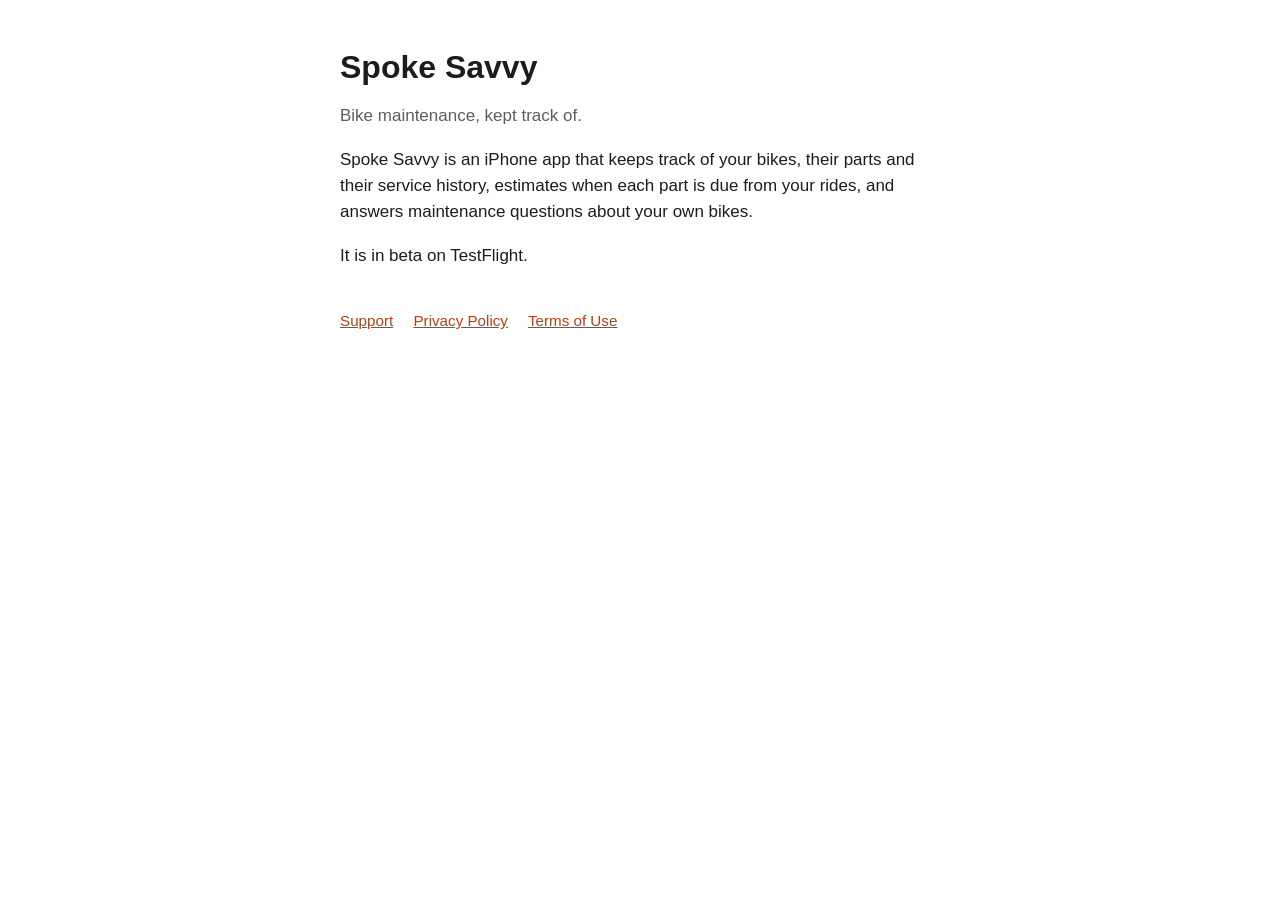
<file: index.html>
<!doctype html>
<html lang="en">
<head>
  <meta charset="utf-8">
  <meta name="viewport" content="width=device-width, initial-scale=1">
  <title>Spoke Savvy</title>
  <meta name="description" content="Spoke Savvy keeps track of your bikes, their parts and when they need service.">
  <link rel="stylesheet" href="/style.css">
</head>
<body>
  <main>
    <h1>Spoke Savvy</h1>
    <p class="muted">Bike maintenance, kept track of.</p>
    <p>Spoke Savvy is an iPhone app that keeps track of your bikes, their parts and their service history, estimates when each part is due from your rides, and answers maintenance questions about your own bikes.</p>
    <p>It is in beta on TestFlight.</p>
    <nav>
      <a href="/support/">Support</a>
      <a href="/privacy/">Privacy Policy</a>
      <a href="/terms/">Terms of Use</a>
    </nav>
  </main>
</body>
</html>
</file>
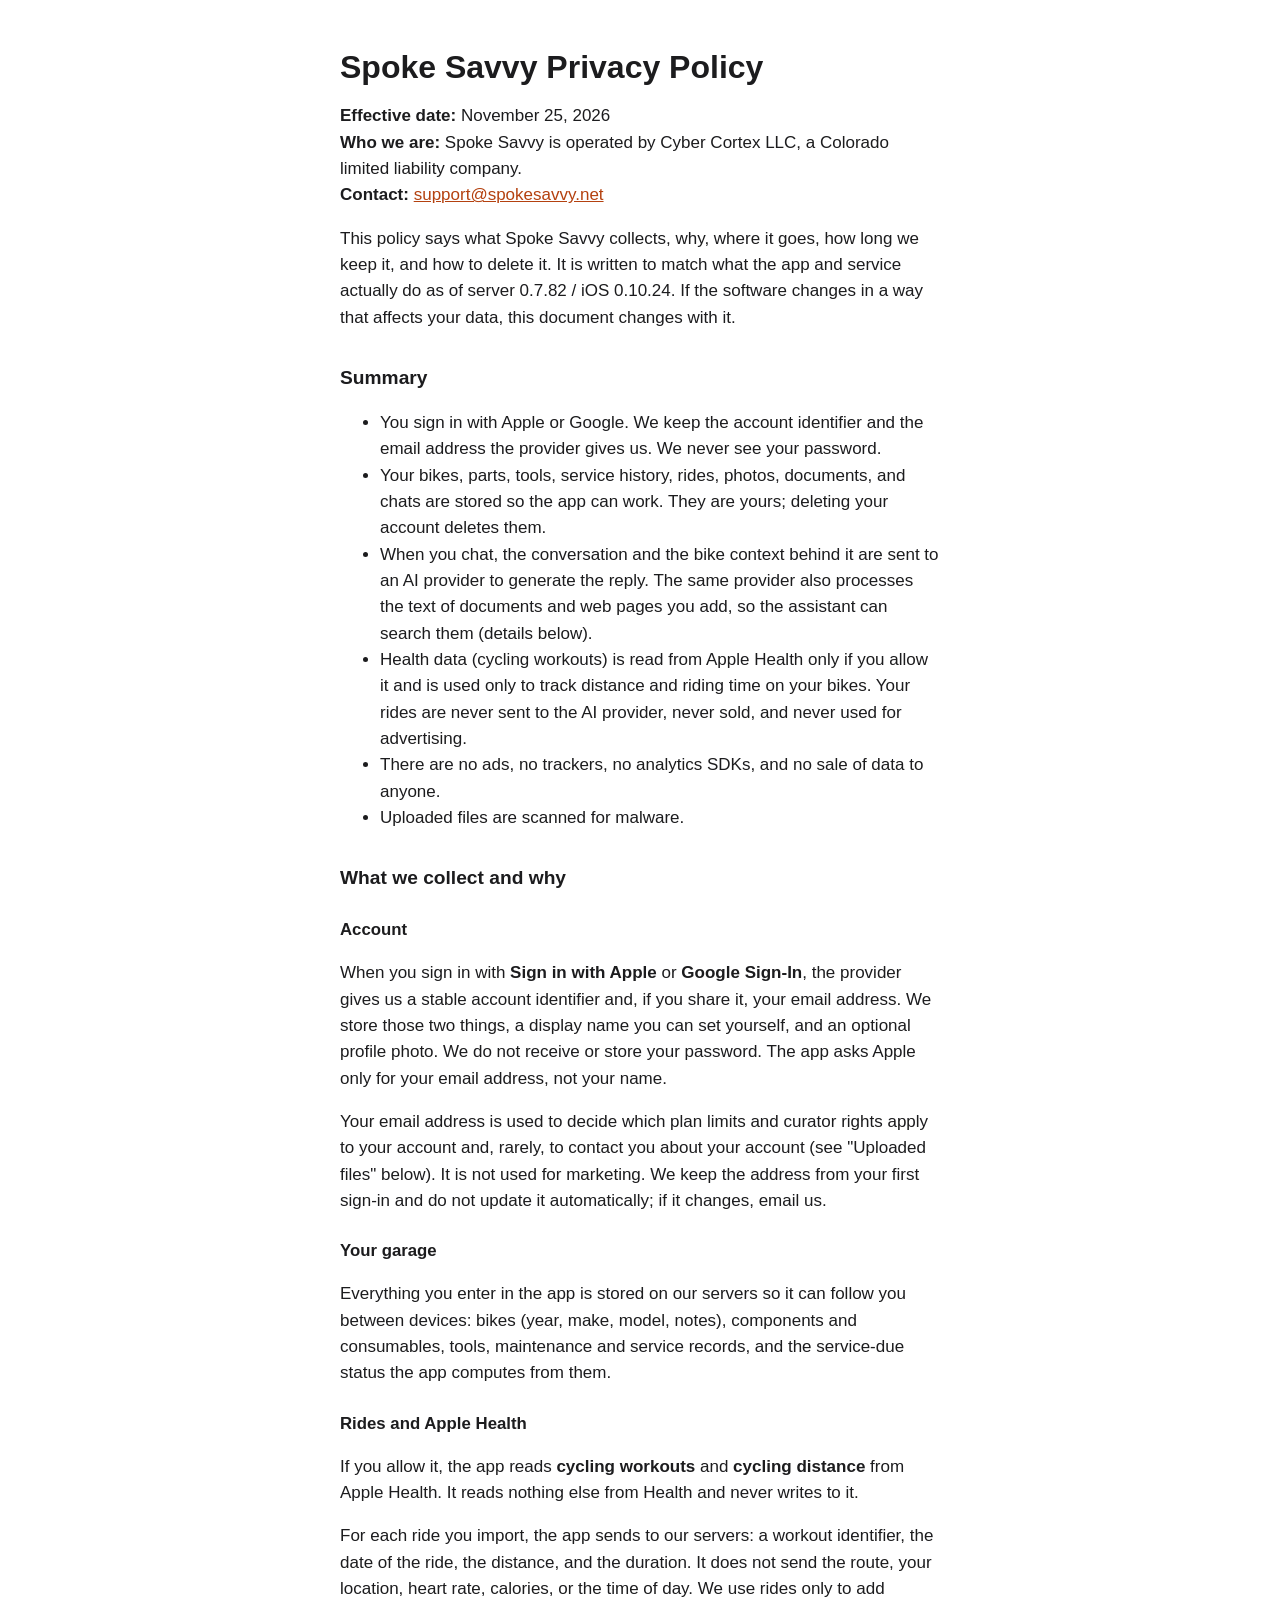
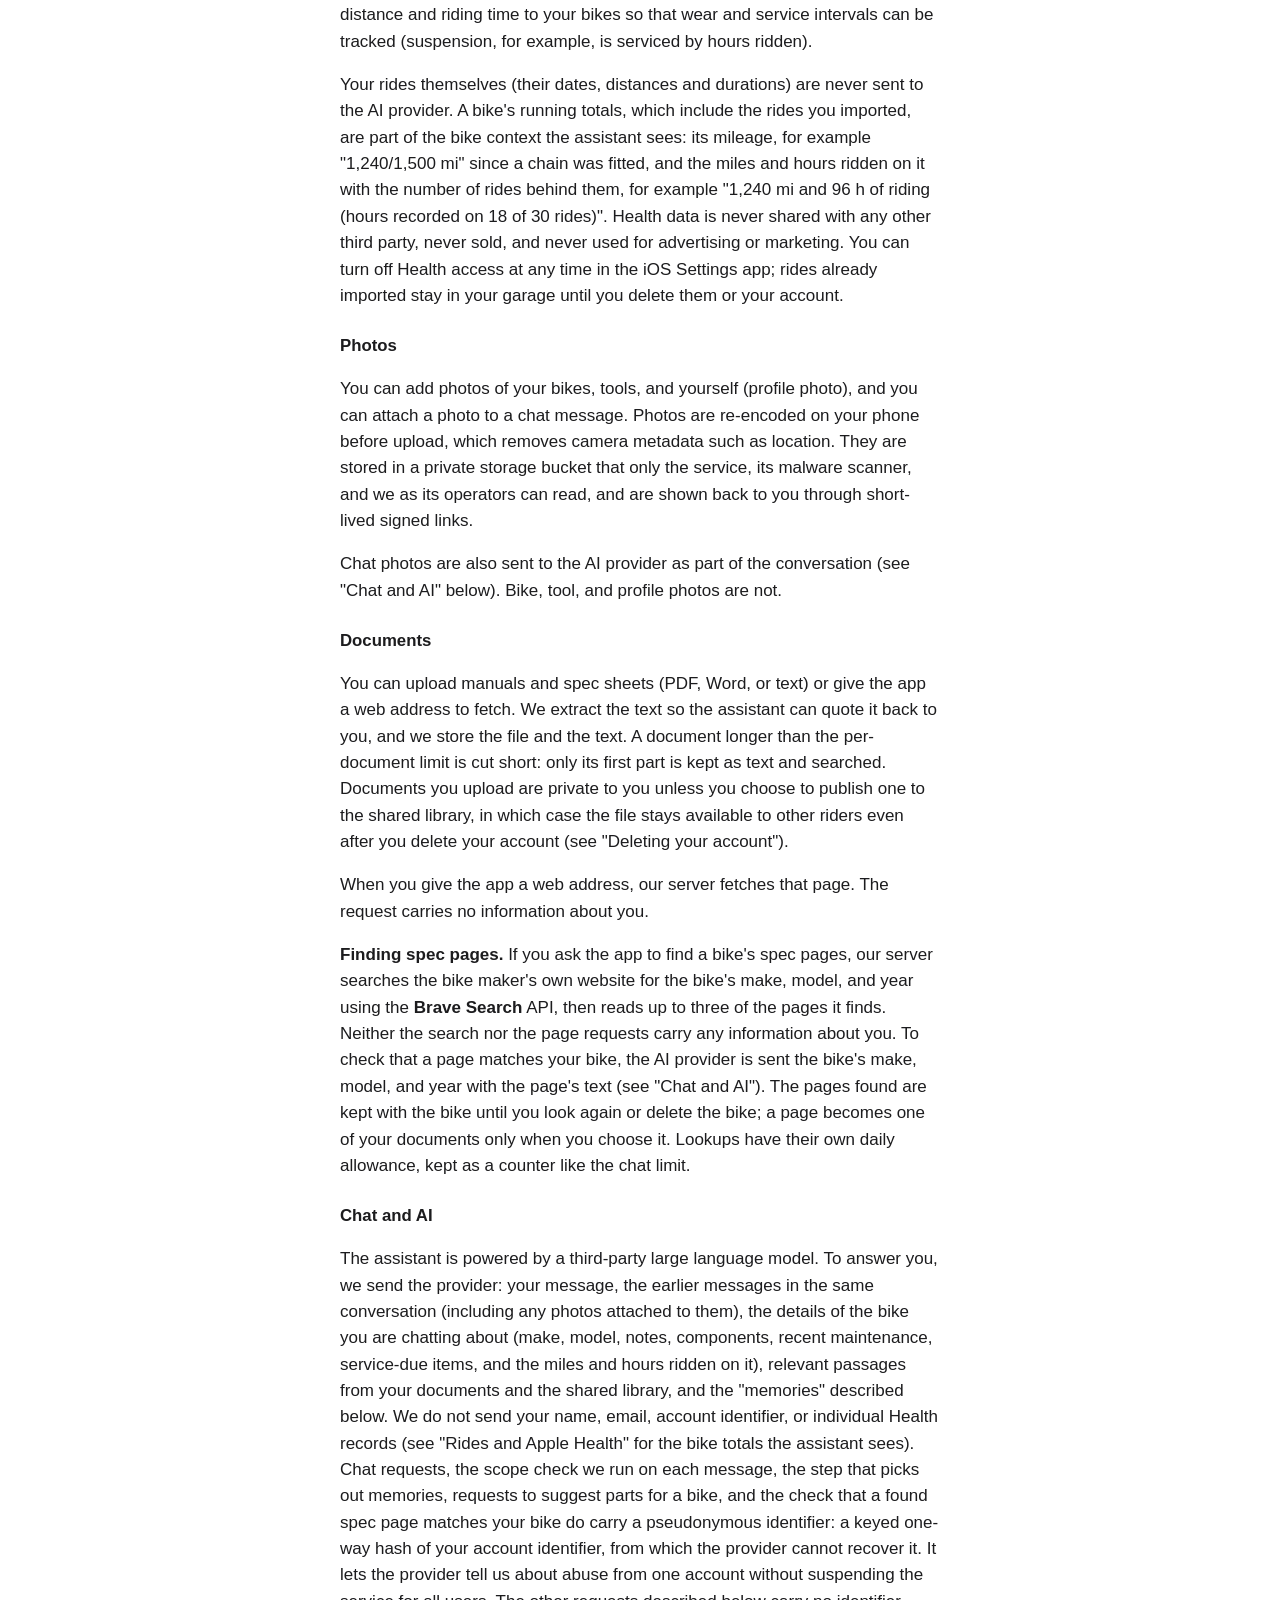
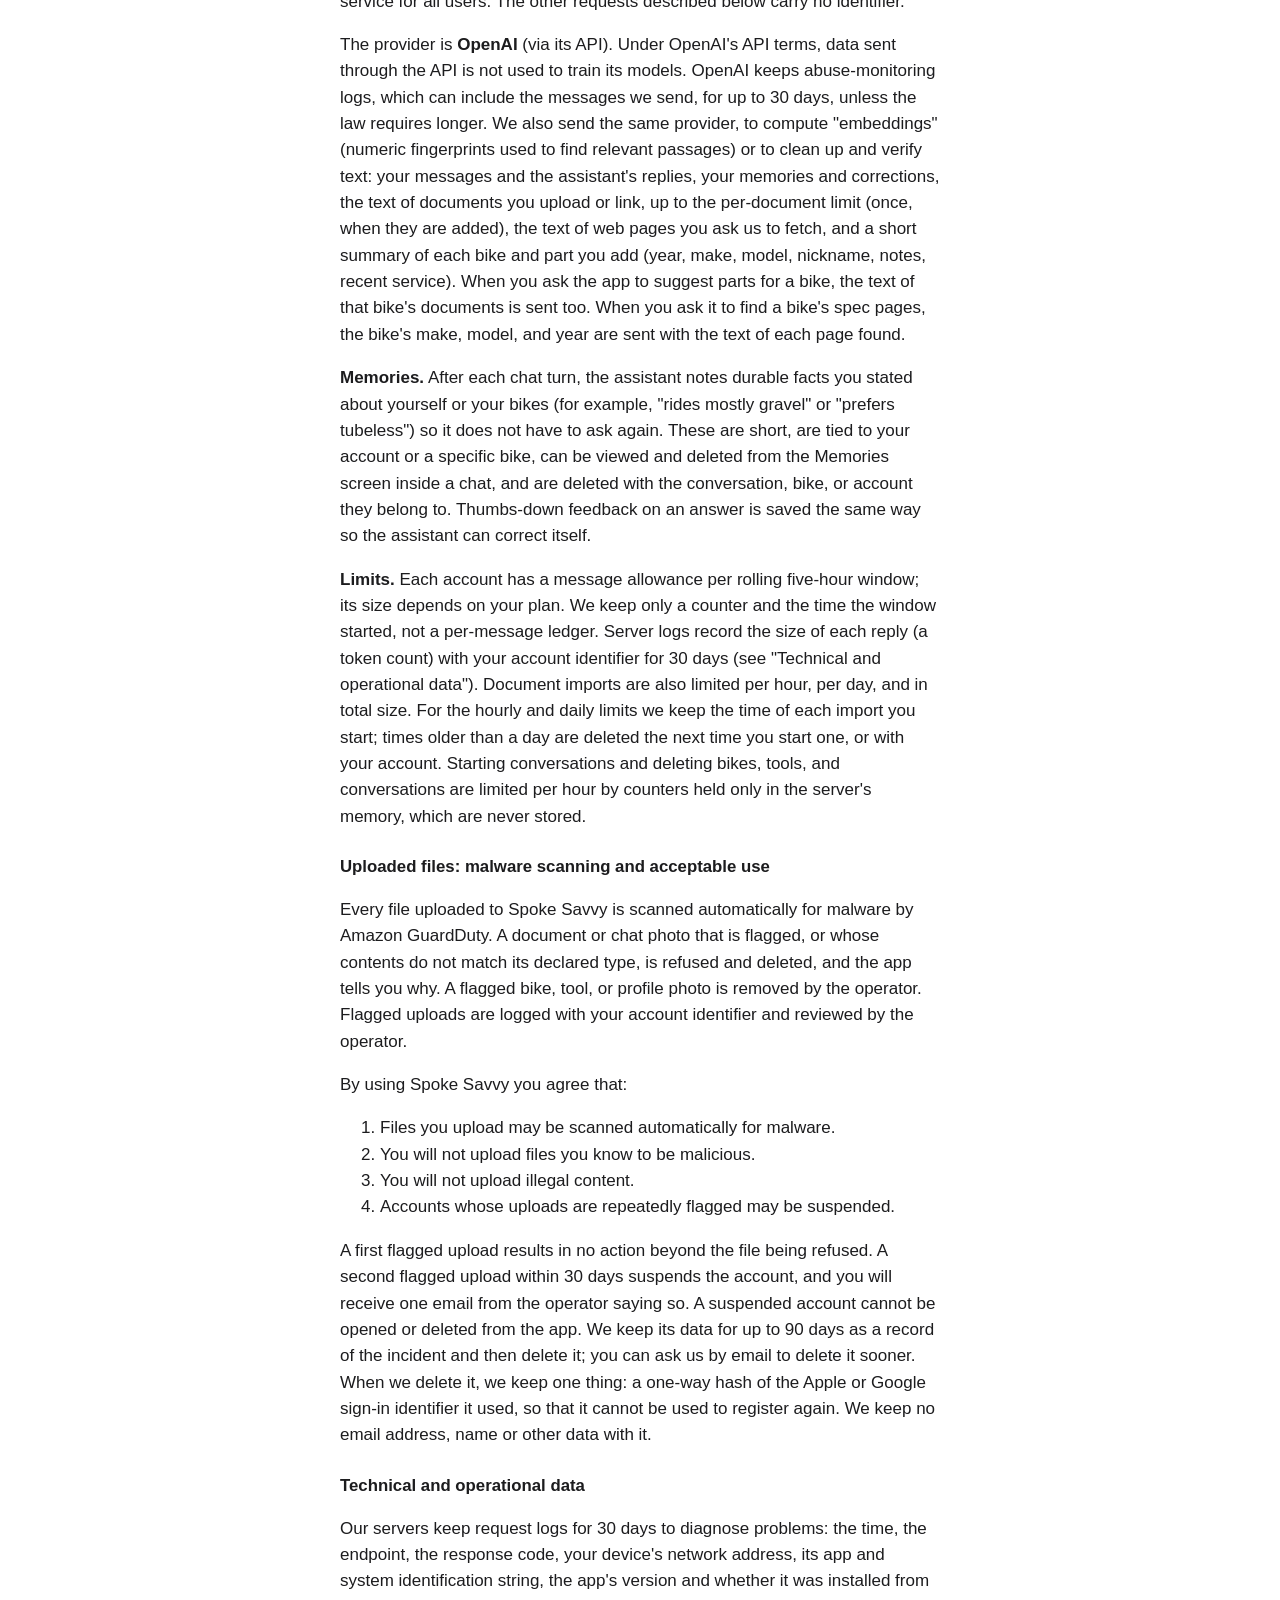
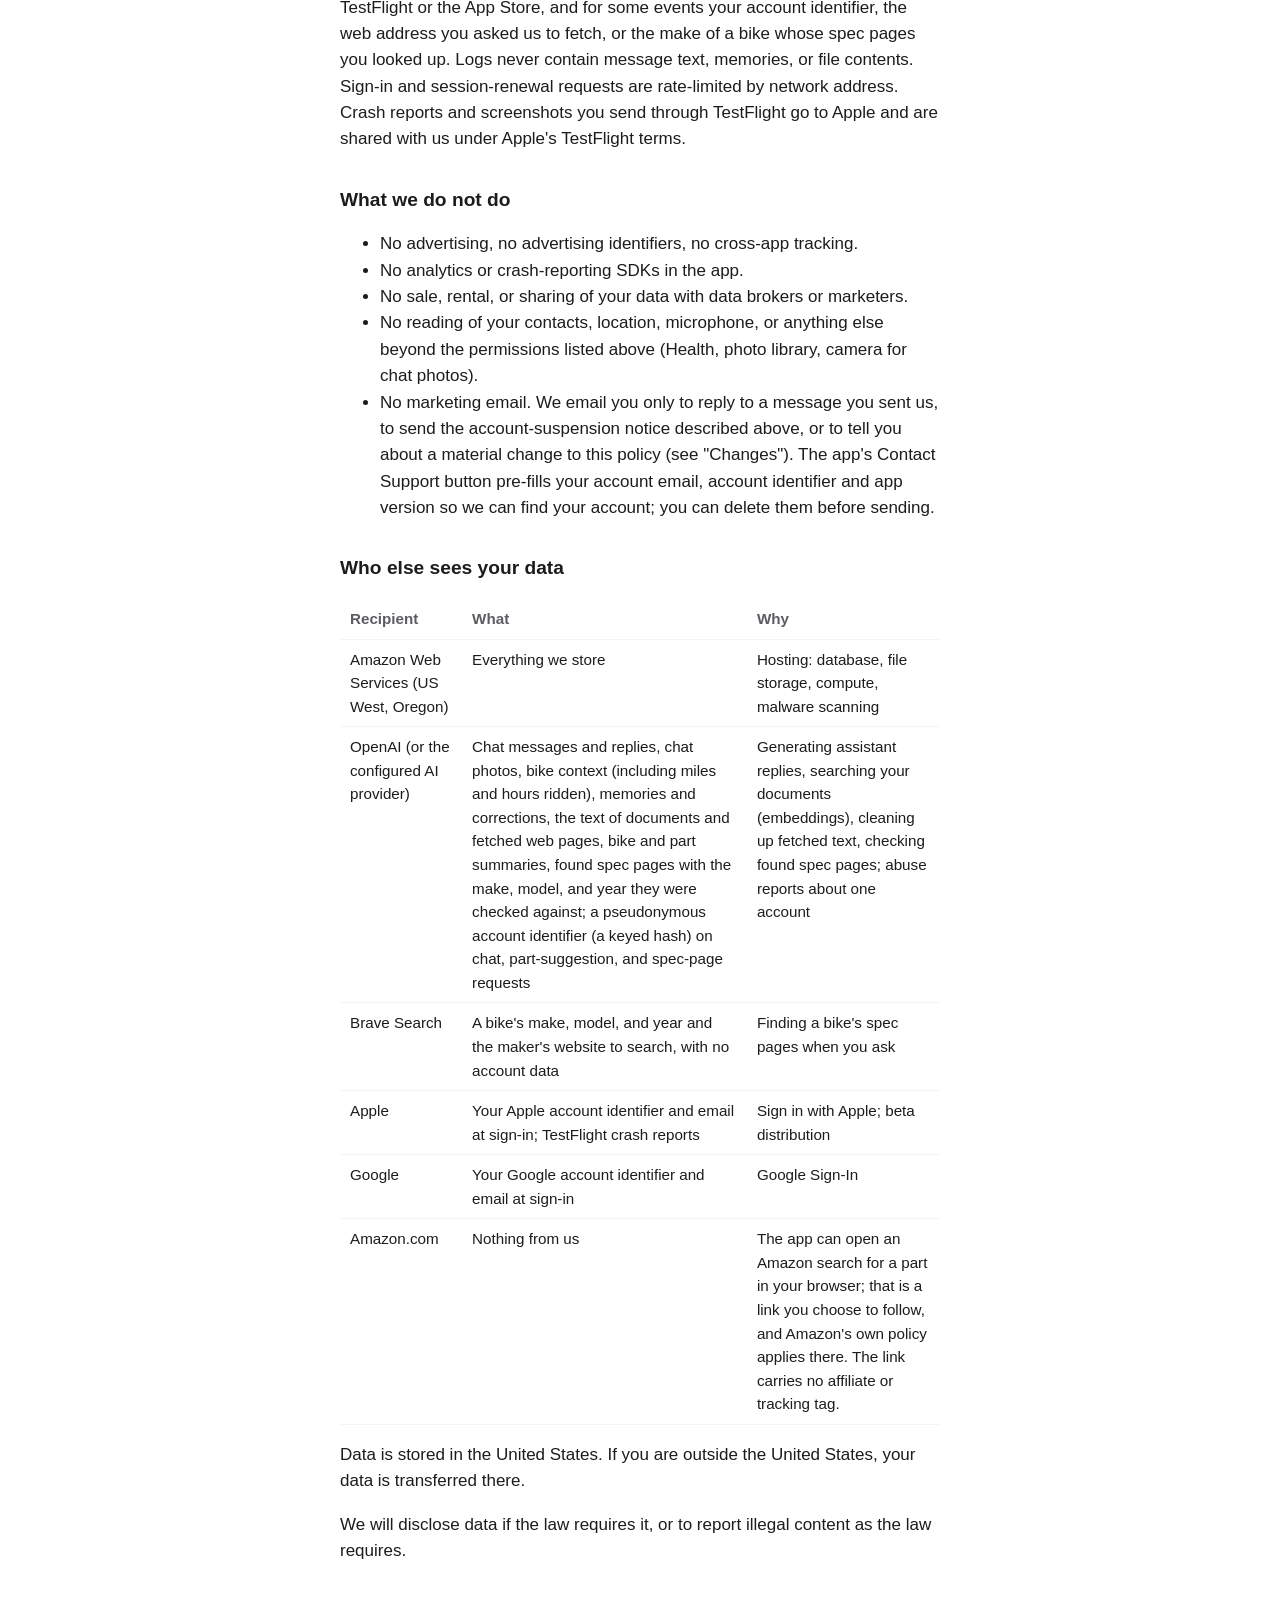
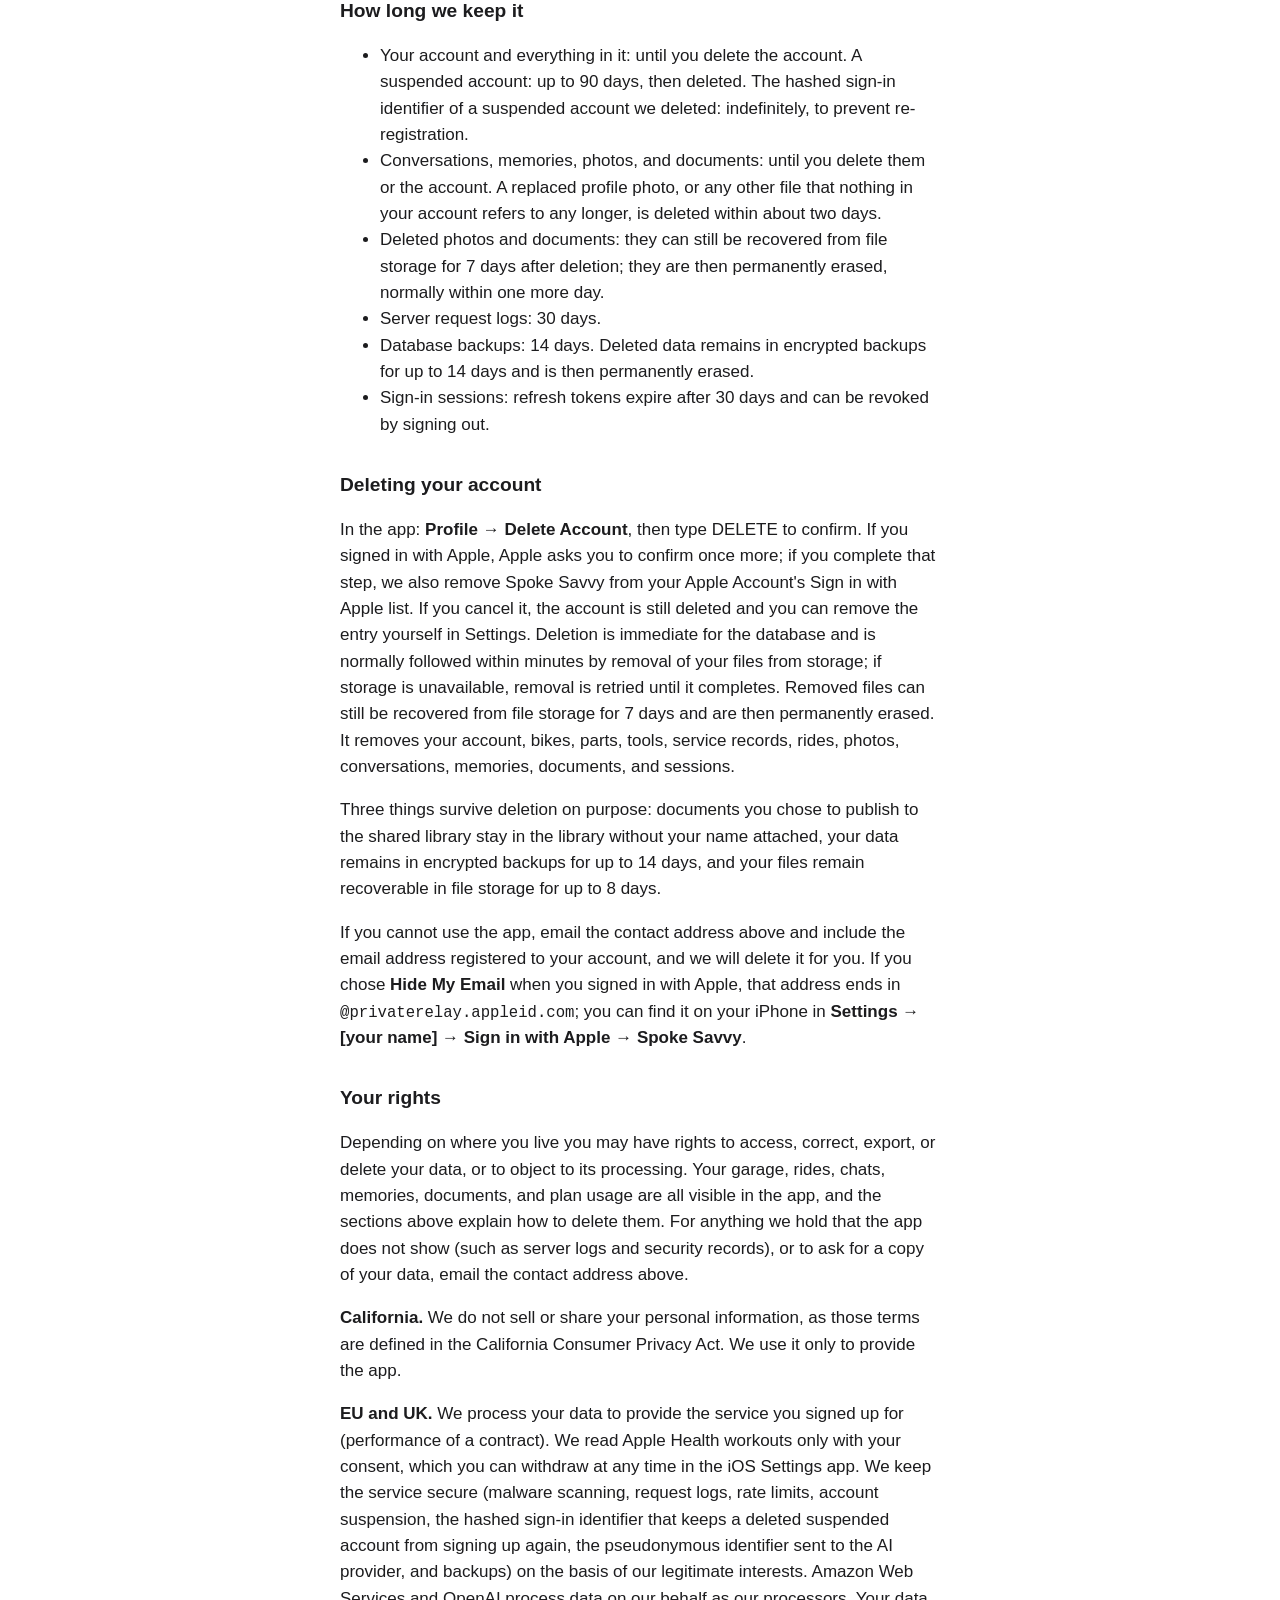
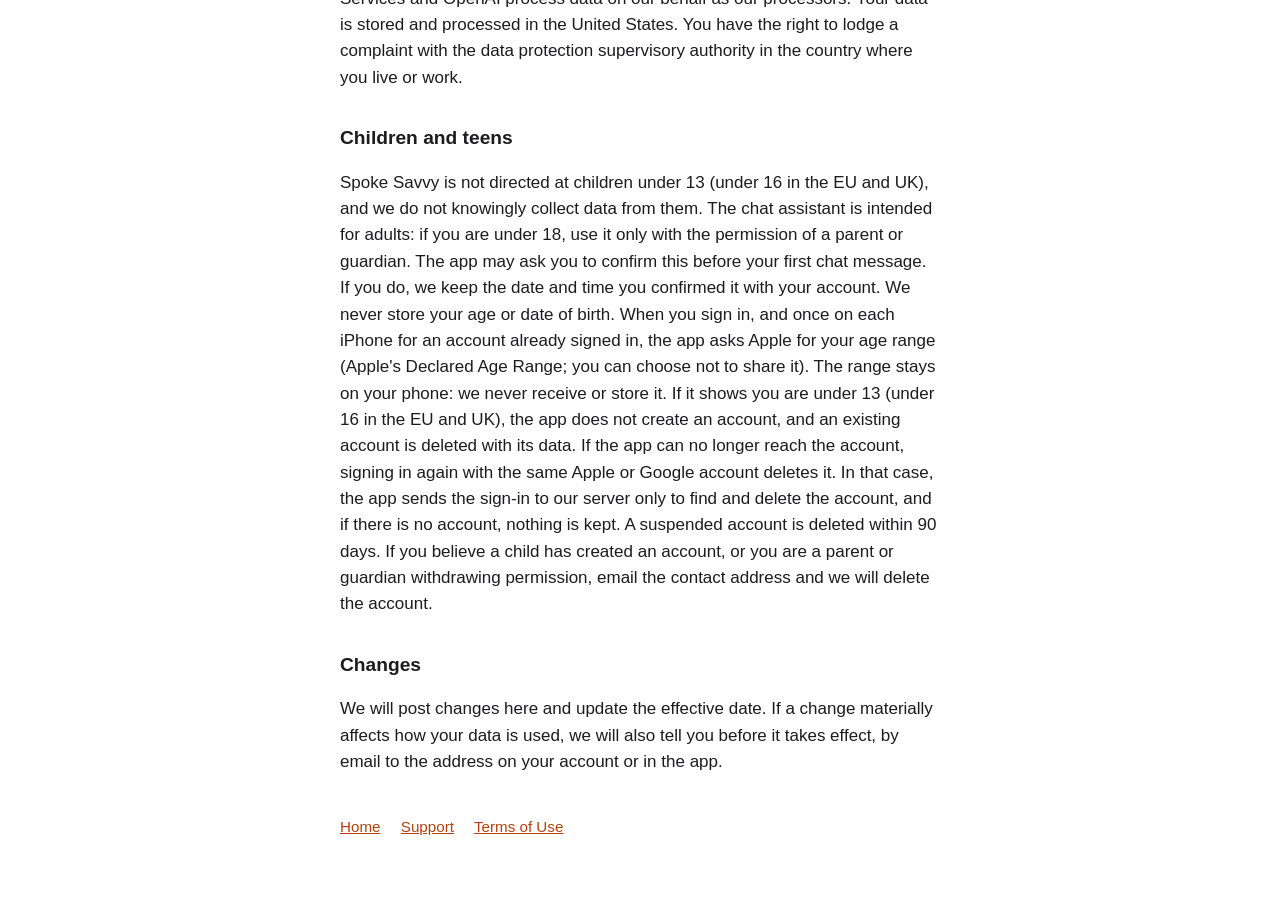
<file: privacy/index.html>
<!doctype html>
<html lang="en">
<head>
  <meta charset="utf-8">
  <meta name="viewport" content="width=device-width, initial-scale=1">
  <title>Privacy Policy · Spoke Savvy</title>
  <meta name="description" content="What Spoke Savvy collects, why, where it goes, how long it is kept, and how to delete it.">
  <link rel="stylesheet" href="/style.css">
</head>
<body>
  <main>
    <!-- Rendered by tools/render_policy.py from docs/legal/privacy-policy.md in s34gull/spoke-savvy. Edit that file, then re-render. -->
    <h1>Spoke Savvy Privacy Policy</h1>
    <p><strong>Effective date:</strong> November 25, 2026<br>
<strong>Who we are:</strong> Spoke Savvy is operated by Cyber Cortex LLC, a Colorado limited liability company.<br>
<strong>Contact:</strong> <a href="mailto:support@spokesavvy.net">support@spokesavvy.net</a></p>
    <p>This policy says what Spoke Savvy collects, why, where it goes, how long we keep it, and how to delete it. It is written to match what the app and service actually do as of server 0.7.82 / iOS 0.10.24. If the software changes in a way that affects your data, this document changes with it.</p>
    <h2>Summary</h2>
    <ul><li>You sign in with Apple or Google. We keep the account identifier and the email address the provider gives us. We never see your password.</li><li>Your bikes, parts, tools, service history, rides, photos, documents, and chats are stored so the app can work. They are yours; deleting your account deletes them.</li><li>When you chat, the conversation and the bike context behind it are sent to an AI provider to generate the reply. The same provider also processes the text of documents and web pages you add, so the assistant can search them (details below).</li><li>Health data (cycling workouts) is read from Apple Health only if you allow it and is used only to track distance and riding time on your bikes. Your rides are never sent to the AI provider, never sold, and never used for advertising.</li><li>There are no ads, no trackers, no analytics SDKs, and no sale of data to anyone.</li><li>Uploaded files are scanned for malware.</li></ul>
    <h2>What we collect and why</h2>
    <h3>Account</h3>
    <p>When you sign in with <strong>Sign in with Apple</strong> or <strong>Google Sign-In</strong>, the provider gives us a stable account identifier and, if you share it, your email address. We store those two things, a display name you can set yourself, and an optional profile photo. We do not receive or store your password. The app asks Apple only for your email address, not your name.</p>
    <p>Your email address is used to decide which plan limits and curator rights apply to your account and, rarely, to contact you about your account (see "Uploaded files" below). It is not used for marketing. We keep the address from your first sign-in and do not update it automatically; if it changes, email us.</p>
    <h3>Your garage</h3>
    <p>Everything you enter in the app is stored on our servers so it can follow you between devices: bikes (year, make, model, notes), components and consumables, tools, maintenance and service records, and the service-due status the app computes from them.</p>
    <h3>Rides and Apple Health</h3>
    <p>If you allow it, the app reads <strong>cycling workouts</strong> and <strong>cycling distance</strong> from Apple Health. It reads nothing else from Health and never writes to it.</p>
    <p>For each ride you import, the app sends to our servers: a workout identifier, the date of the ride, the distance, and the duration. It does not send the route, your location, heart rate, calories, or the time of day. We use rides only to add distance and riding time to your bikes so that wear and service intervals can be tracked (suspension, for example, is serviced by hours ridden).</p>
    <p>Your rides themselves (their dates, distances and durations) are never sent to the AI provider. A bike's running totals, which include the rides you imported, are part of the bike context the assistant sees: its mileage, for example "1,240/1,500 mi" since a chain was fitted, and the miles and hours ridden on it with the number of rides behind them, for example "1,240 mi and 96 h of riding (hours recorded on 18 of 30 rides)". Health data is never shared with any other third party, never sold, and never used for advertising or marketing. You can turn off Health access at any time in the iOS Settings app; rides already imported stay in your garage until you delete them or your account.</p>
    <h3>Photos</h3>
    <p>You can add photos of your bikes, tools, and yourself (profile photo), and you can attach a photo to a chat message. Photos are re-encoded on your phone before upload, which removes camera metadata such as location. They are stored in a private storage bucket that only the service, its malware scanner, and we as its operators can read, and are shown back to you through short-lived signed links.</p>
    <p>Chat photos are also sent to the AI provider as part of the conversation (see "Chat and AI" below). Bike, tool, and profile photos are not.</p>
    <h3>Documents</h3>
    <p>You can upload manuals and spec sheets (PDF, Word, or text) or give the app a web address to fetch. We extract the text so the assistant can quote it back to you, and we store the file and the text. A document longer than the per-document limit is cut short: only its first part is kept as text and searched. Documents you upload are private to you unless you choose to publish one to the shared library, in which case the file stays available to other riders even after you delete your account (see "Deleting your account").</p>
    <p>When you give the app a web address, our server fetches that page. The request carries no information about you.</p>
    <p><strong>Finding spec pages.</strong> If you ask the app to find a bike's spec pages, our server searches the bike maker's own website for the bike's make, model, and year using the <strong>Brave Search</strong> API, then reads up to three of the pages it finds. Neither the search nor the page requests carry any information about you. To check that a page matches your bike, the AI provider is sent the bike's make, model, and year with the page's text (see "Chat and AI"). The pages found are kept with the bike until you look again or delete the bike; a page becomes one of your documents only when you choose it. Lookups have their own daily allowance, kept as a counter like the chat limit.</p>
    <h3>Chat and AI</h3>
    <p>The assistant is powered by a third-party large language model. To answer you, we send the provider: your message, the earlier messages in the same conversation (including any photos attached to them), the details of the bike you are chatting about (make, model, notes, components, recent maintenance, service-due items, and the miles and hours ridden on it), relevant passages from your documents and the shared library, and the "memories" described below. We do not send your name, email, account identifier, or individual Health records (see "Rides and Apple Health" for the bike totals the assistant sees). Chat requests, the scope check we run on each message, the step that picks out memories, requests to suggest parts for a bike, and the check that a found spec page matches your bike do carry a pseudonymous identifier: a keyed one-way hash of your account identifier, from which the provider cannot recover it. It lets the provider tell us about abuse from one account without suspending the service for all users. The other requests described below carry no identifier.</p>
    <p>The provider is <strong>OpenAI</strong> (via its API). Under OpenAI's API terms, data sent through the API is not used to train its models. OpenAI keeps abuse-monitoring logs, which can include the messages we send, for up to 30 days, unless the law requires longer. We also send the same provider, to compute "embeddings" (numeric fingerprints used to find relevant passages) or to clean up and verify text: your messages and the assistant's replies, your memories and corrections, the text of documents you upload or link, up to the per-document limit (once, when they are added), the text of web pages you ask us to fetch, and a short summary of each bike and part you add (year, make, model, nickname, notes, recent service). When you ask the app to suggest parts for a bike, the text of that bike's documents is sent too. When you ask it to find a bike's spec pages, the bike's make, model, and year are sent with the text of each page found.</p>
    <p><strong>Memories.</strong> After each chat turn, the assistant notes durable facts you stated about yourself or your bikes (for example, "rides mostly gravel" or "prefers tubeless") so it does not have to ask again. These are short, are tied to your account or a specific bike, can be viewed and deleted from the Memories screen inside a chat, and are deleted with the conversation, bike, or account they belong to. Thumbs-down feedback on an answer is saved the same way so the assistant can correct itself.</p>
    <p><strong>Limits.</strong> Each account has a message allowance per rolling five-hour window; its size depends on your plan. We keep only a counter and the time the window started, not a per-message ledger. Server logs record the size of each reply (a token count) with your account identifier for 30 days (see "Technical and operational data"). Document imports are also limited per hour, per day, and in total size. For the hourly and daily limits we keep the time of each import you start; times older than a day are deleted the next time you start one, or with your account. Starting conversations and deleting bikes, tools, and conversations are limited per hour by counters held only in the server's memory, which are never stored.</p>
    <h3>Uploaded files: malware scanning and acceptable use</h3>
    <p>Every file uploaded to Spoke Savvy is scanned automatically for malware by Amazon GuardDuty. A document or chat photo that is flagged, or whose contents do not match its declared type, is refused and deleted, and the app tells you why. A flagged bike, tool, or profile photo is removed by the operator. Flagged uploads are logged with your account identifier and reviewed by the operator.</p>
    <p>By using Spoke Savvy you agree that:</p>
    <ol><li>Files you upload may be scanned automatically for malware.</li><li>You will not upload files you know to be malicious.</li><li>You will not upload illegal content.</li><li>Accounts whose uploads are repeatedly flagged may be suspended.</li></ol>
    <p>A first flagged upload results in no action beyond the file being refused. A second flagged upload within 30 days suspends the account, and you will receive one email from the operator saying so. A suspended account cannot be opened or deleted from the app. We keep its data for up to 90 days as a record of the incident and then delete it; you can ask us by email to delete it sooner. When we delete it, we keep one thing: a one-way hash of the Apple or Google sign-in identifier it used, so that it cannot be used to register again. We keep no email address, name or other data with it.</p>
    <h3>Technical and operational data</h3>
    <p>Our servers keep request logs for 30 days to diagnose problems: the time, the endpoint, the response code, your device's network address, its app and system identification string, the app's version and whether it was installed from TestFlight or the App Store, and for some events your account identifier, the web address you asked us to fetch, or the make of a bike whose spec pages you looked up. Logs never contain message text, memories, or file contents. Sign-in and session-renewal requests are rate-limited by network address. Crash reports and screenshots you send through TestFlight go to Apple and are shared with us under Apple's TestFlight terms.</p>
    <h2>What we do not do</h2>
    <ul><li>No advertising, no advertising identifiers, no cross-app tracking.</li><li>No analytics or crash-reporting SDKs in the app.</li><li>No sale, rental, or sharing of your data with data brokers or marketers.</li><li>No reading of your contacts, location, microphone, or anything else beyond the permissions listed above (Health, photo library, camera for chat photos).</li><li>No marketing email. We email you only to reply to a message you sent us, to send the account-suspension notice described above, or to tell you about a material change to this policy (see "Changes"). The app's Contact Support button pre-fills your account email, account identifier and app version so we can find your account; you can delete them before sending.</li></ul>
    <h2>Who else sees your data</h2>
    <div class="table"><table><thead><tr><th>Recipient</th><th>What</th><th>Why</th></tr></thead><tbody><tr><td>Amazon Web Services (US West, Oregon)</td><td>Everything we store</td><td>Hosting: database, file storage, compute, malware scanning</td></tr><tr><td>OpenAI (or the configured AI provider)</td><td>Chat messages and replies, chat photos, bike context (including miles and hours ridden), memories and corrections, the text of documents and fetched web pages, bike and part summaries, found spec pages with the make, model, and year they were checked against; a pseudonymous account identifier (a keyed hash) on chat, part-suggestion, and spec-page requests</td><td>Generating assistant replies, searching your documents (embeddings), cleaning up fetched text, checking found spec pages; abuse reports about one account</td></tr><tr><td>Brave Search</td><td>A bike's make, model, and year and the maker's website to search, with no account data</td><td>Finding a bike's spec pages when you ask</td></tr><tr><td>Apple</td><td>Your Apple account identifier and email at sign-in; TestFlight crash reports</td><td>Sign in with Apple; beta distribution</td></tr><tr><td>Google</td><td>Your Google account identifier and email at sign-in</td><td>Google Sign-In</td></tr><tr><td>Amazon.com</td><td>Nothing from us</td><td>The app can open an Amazon search for a part in your browser; that is a link you choose to follow, and Amazon's own policy applies there. The link carries no affiliate or tracking tag.</td></tr></tbody></table></div>
    <p>Data is stored in the United States. If you are outside the United States, your data is transferred there.</p>
    <p>We will disclose data if the law requires it, or to report illegal content as the law requires.</p>
    <h2>How long we keep it</h2>
    <ul><li>Your account and everything in it: until you delete the account. A suspended account: up to 90 days, then deleted. The hashed sign-in identifier of a suspended account we deleted: indefinitely, to prevent re-registration.</li><li>Conversations, memories, photos, and documents: until you delete them or the account. A replaced profile photo, or any other file that nothing in your account refers to any longer, is deleted within about two days.</li><li>Deleted photos and documents: they can still be recovered from file storage for 7 days after deletion; they are then permanently erased, normally within one more day.</li><li>Server request logs: 30 days.</li><li>Database backups: 14 days. Deleted data remains in encrypted backups for up to 14 days and is then permanently erased.</li><li>Sign-in sessions: refresh tokens expire after 30 days and can be revoked by signing out.</li></ul>
    <h2>Deleting your account</h2>
    <p>In the app: <strong>Profile → Delete Account</strong>, then type DELETE to confirm. If you signed in with Apple, Apple asks you to confirm once more; if you complete that step, we also remove Spoke Savvy from your Apple Account's Sign in with Apple list. If you cancel it, the account is still deleted and you can remove the entry yourself in Settings. Deletion is immediate for the database and is normally followed within minutes by removal of your files from storage; if storage is unavailable, removal is retried until it completes. Removed files can still be recovered from file storage for 7 days and are then permanently erased. It removes your account, bikes, parts, tools, service records, rides, photos, conversations, memories, documents, and sessions.</p>
    <p>Three things survive deletion on purpose: documents you chose to publish to the shared library stay in the library without your name attached, your data remains in encrypted backups for up to 14 days, and your files remain recoverable in file storage for up to 8 days.</p>
    <p>If you cannot use the app, email the contact address above and include the email address registered to your account, and we will delete it for you. If you chose <strong>Hide My Email</strong> when you signed in with Apple, that address ends in <code>@privaterelay.appleid.com</code>; you can find it on your iPhone in <strong>Settings → [your name] → Sign in with Apple → Spoke Savvy</strong>.</p>
    <h2>Your rights</h2>
    <p>Depending on where you live you may have rights to access, correct, export, or delete your data, or to object to its processing. Your garage, rides, chats, memories, documents, and plan usage are all visible in the app, and the sections above explain how to delete them. For anything we hold that the app does not show (such as server logs and security records), or to ask for a copy of your data, email the contact address above.</p>
    <p><strong>California.</strong> We do not sell or share your personal information, as those terms are defined in the California Consumer Privacy Act. We use it only to provide the app.</p>
    <p><strong>EU and UK.</strong> We process your data to provide the service you signed up for (performance of a contract). We read Apple Health workouts only with your consent, which you can withdraw at any time in the iOS Settings app. We keep the service secure (malware scanning, request logs, rate limits, account suspension, the hashed sign-in identifier that keeps a deleted suspended account from signing up again, the pseudonymous identifier sent to the AI provider, and backups) on the basis of our legitimate interests. Amazon Web Services and OpenAI process data on our behalf as our processors. Your data is stored and processed in the United States. You have the right to lodge a complaint with the data protection supervisory authority in the country where you live or work.</p>
    <h2>Children and teens</h2>
    <p>Spoke Savvy is not directed at children under 13 (under 16 in the EU and UK), and we do not knowingly collect data from them. The chat assistant is intended for adults: if you are under 18, use it only with the permission of a parent or guardian. The app may ask you to confirm this before your first chat message. If you do, we keep the date and time you confirmed it with your account. We never store your age or date of birth. When you sign in, and once on each iPhone for an account already signed in, the app asks Apple for your age range (Apple's Declared Age Range; you can choose not to share it). The range stays on your phone: we never receive or store it. If it shows you are under 13 (under 16 in the EU and UK), the app does not create an account, and an existing account is deleted with its data. If the app can no longer reach the account, signing in again with the same Apple or Google account deletes it. In that case, the app sends the sign-in to our server only to find and delete the account, and if there is no account, nothing is kept. A suspended account is deleted within 90 days. If you believe a child has created an account, or you are a parent or guardian withdrawing permission, email the contact address and we will delete the account.</p>
    <h2>Changes</h2>
    <p>We will post changes here and update the effective date. If a change materially affects how your data is used, we will also tell you before it takes effect, by email to the address on your account or in the app.</p>

    <nav>
      <a href="/">Home</a>
      <a href="/support/">Support</a>
      <a href="/terms/">Terms of Use</a>
    </nav>
  </main>
</body>
</html>
</file>
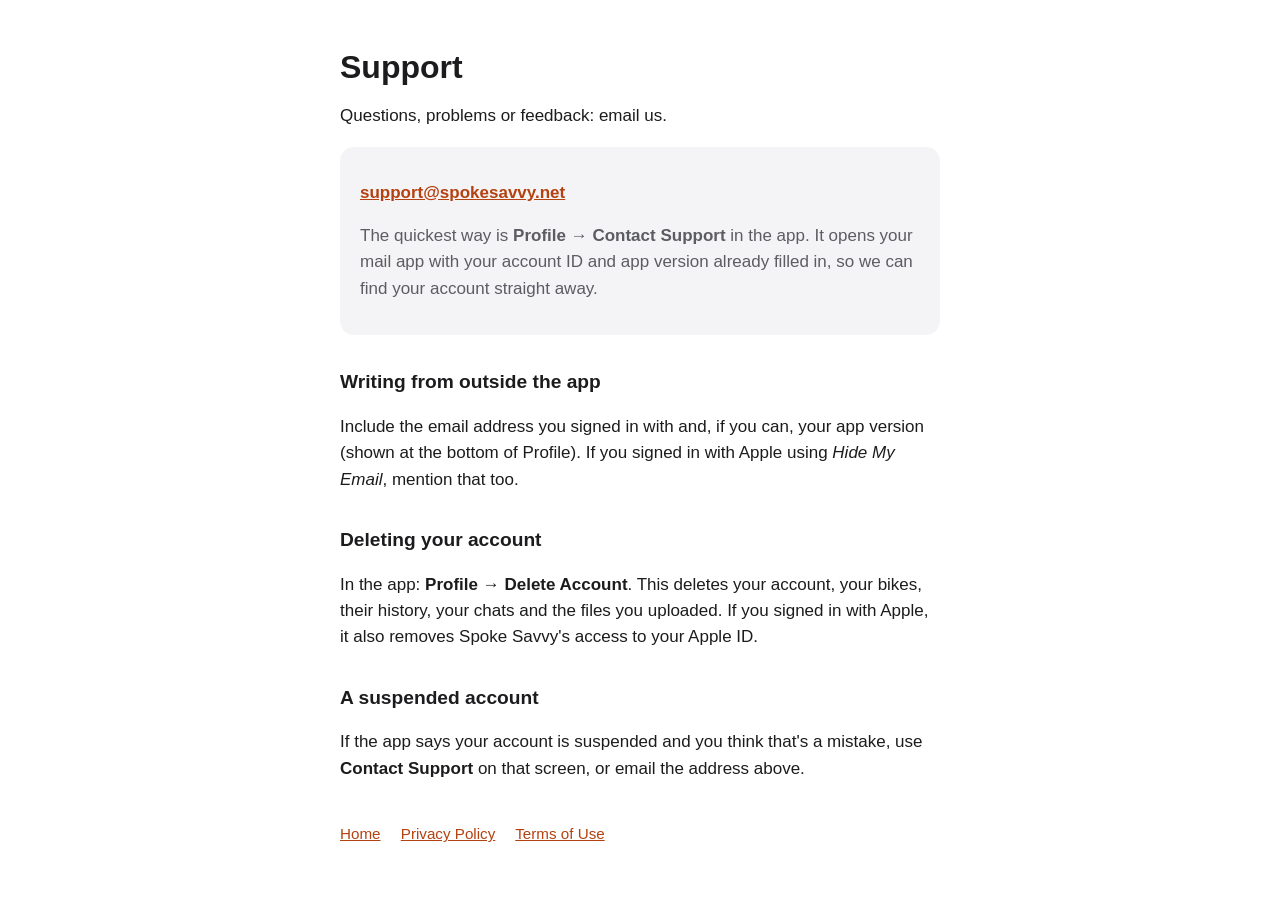
<file: support/index.html>
<!doctype html>
<html lang="en">
<head>
  <meta charset="utf-8">
  <meta name="viewport" content="width=device-width, initial-scale=1">
  <title>Support · Spoke Savvy</title>
  <meta name="description" content="How to get help with Spoke Savvy.">
  <link rel="stylesheet" href="/style.css">
</head>
<body>
  <main>
    <h1>Support</h1>
    <p>Questions, problems or feedback: email us.</p>
    <div class="card">
      <p><strong><a href="mailto:support@spokesavvy.net">support@spokesavvy.net</a></strong></p>
      <p class="muted">The quickest way is <strong>Profile → Contact Support</strong> in the app. It opens your mail app with your account ID and app version already filled in, so we can find your account straight away.</p>
    </div>

    <h2>Writing from outside the app</h2>
    <p>Include the email address you signed in with and, if you can, your app version (shown at the bottom of Profile). If you signed in with Apple using <em>Hide My Email</em>, mention that too.</p>

    <h2>Deleting your account</h2>
    <p>In the app: <strong>Profile → Delete Account</strong>. This deletes your account, your bikes, their history, your chats and the files you uploaded. If you signed in with Apple, it also removes Spoke Savvy's access to your Apple ID.</p>

    <h2>A suspended account</h2>
    <p>If the app says your account is suspended and you think that's a mistake, use <strong>Contact Support</strong> on that screen, or email the address above.</p>

    <nav>
      <a href="/">Home</a>
      <a href="/privacy/">Privacy Policy</a>
      <a href="/terms/">Terms of Use</a>
    </nav>
  </main>
</body>
</html>
</file>
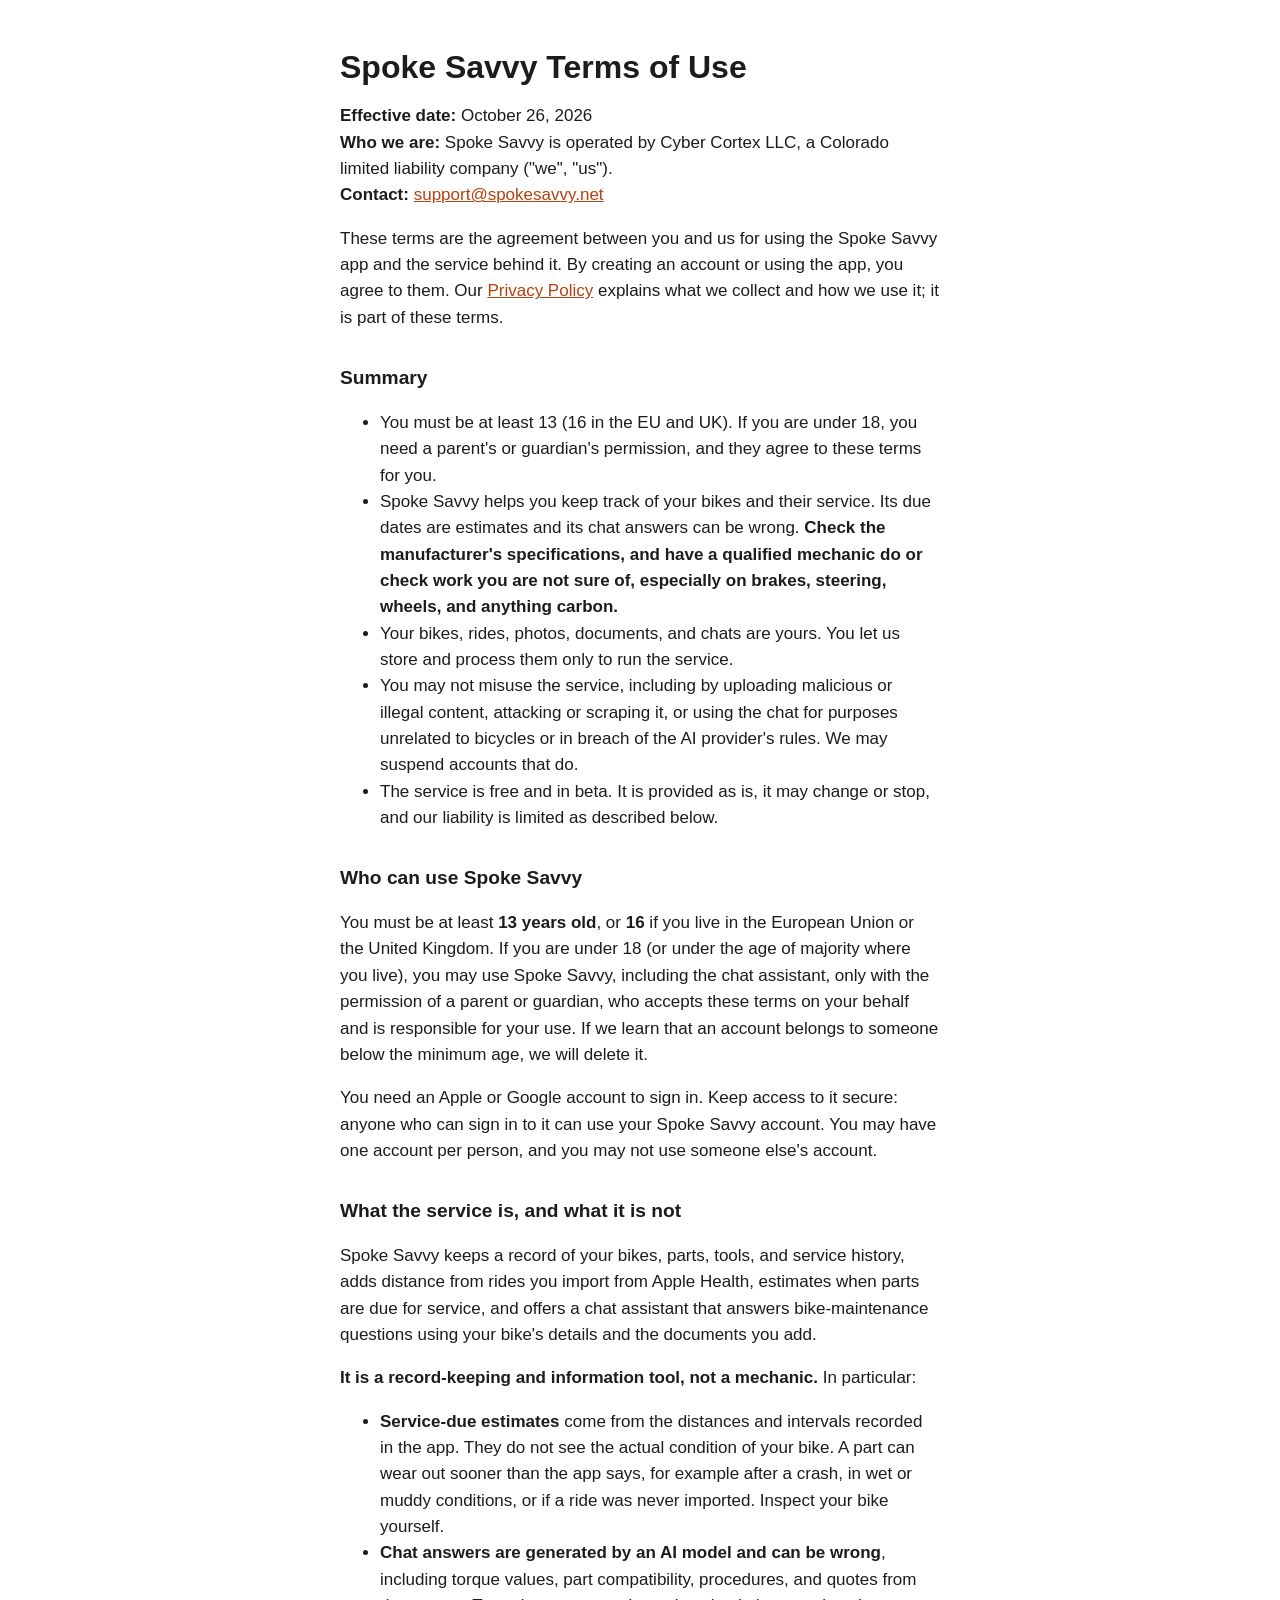
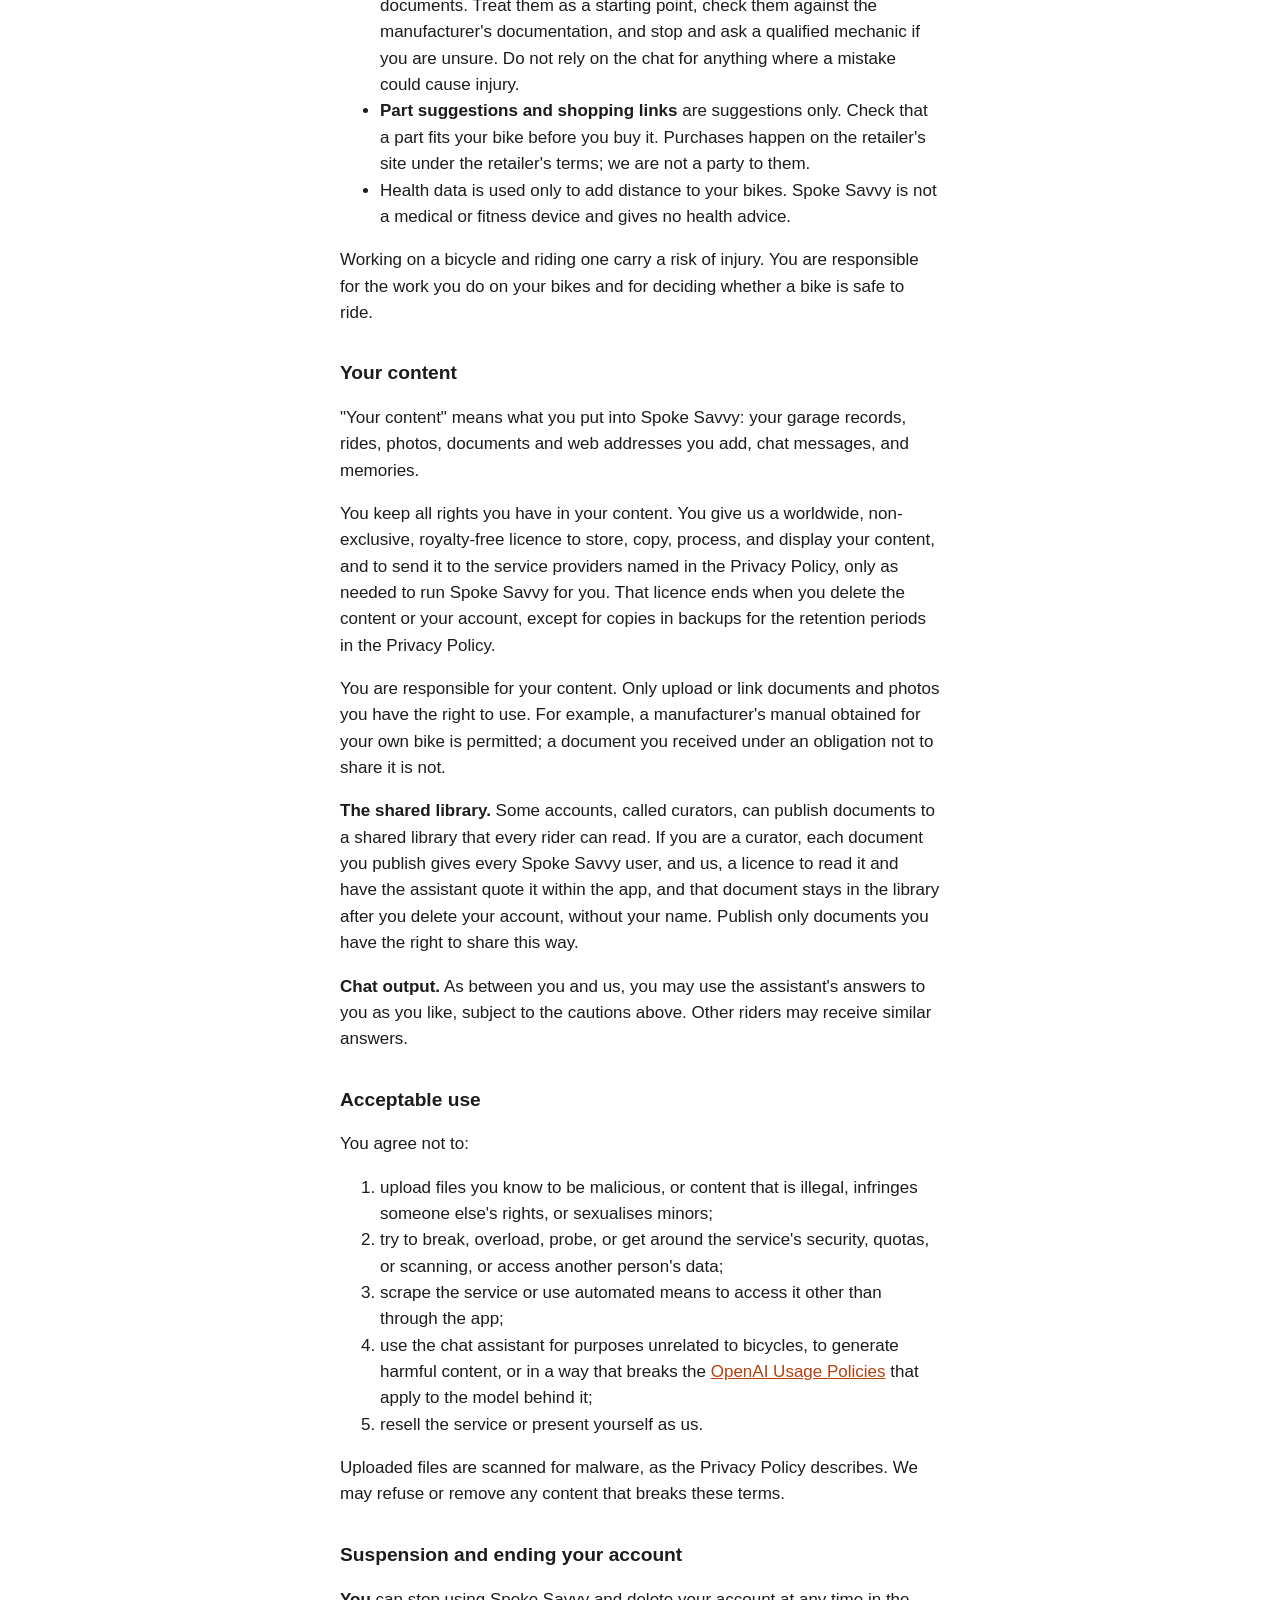
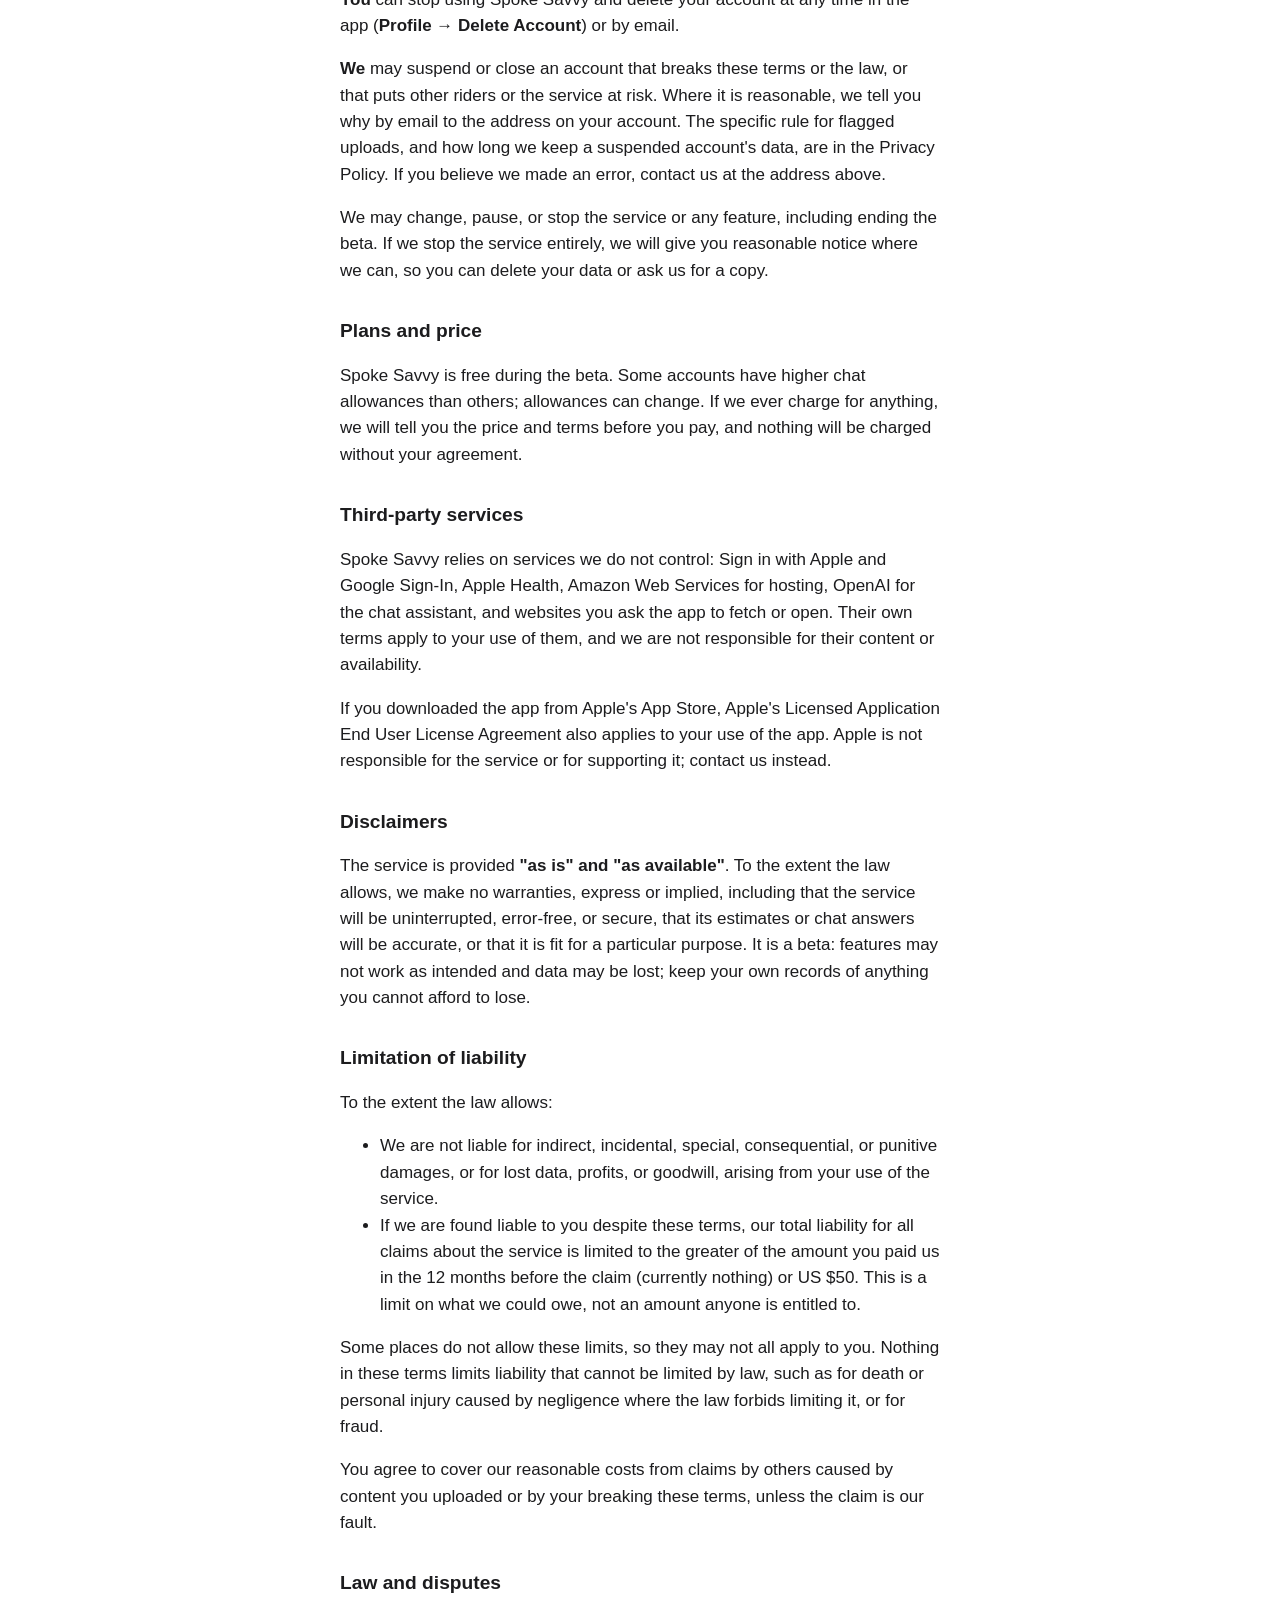
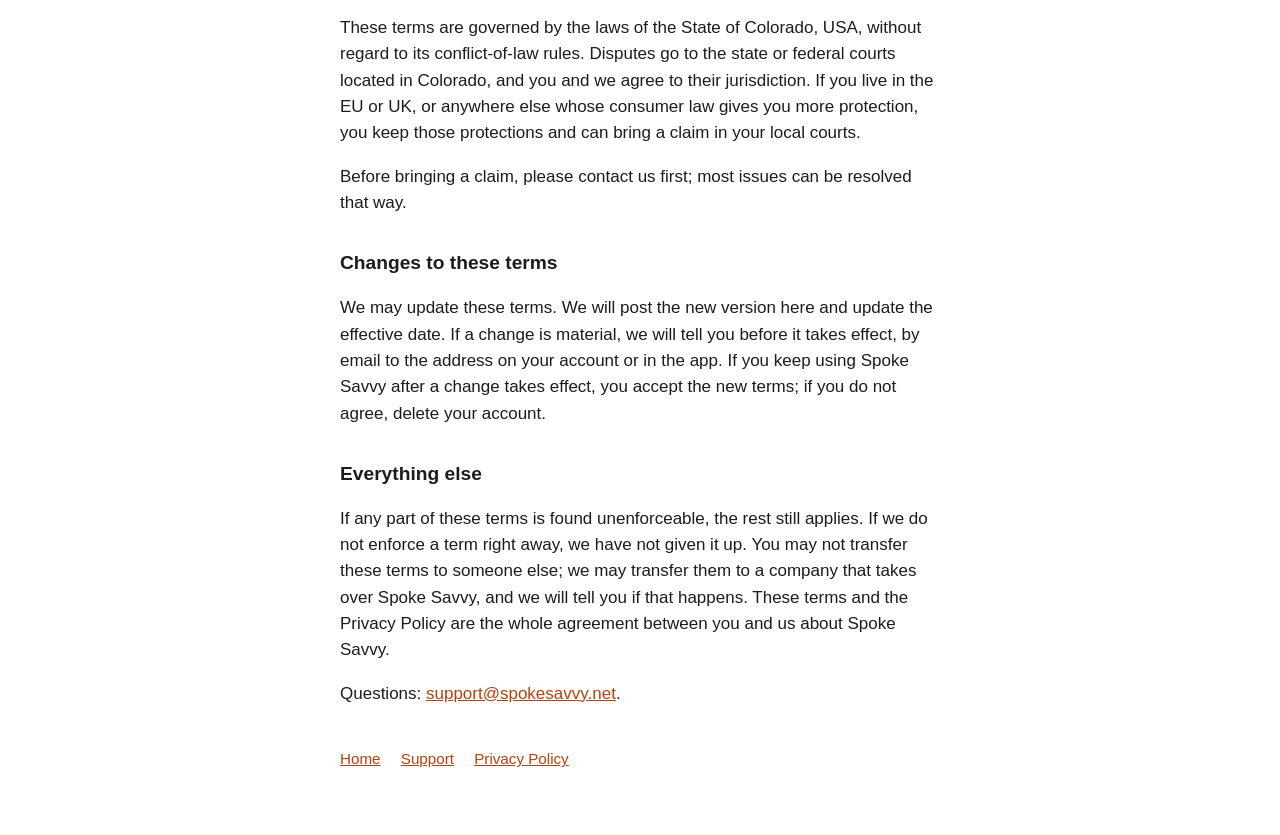
<file: terms/index.html>
<!doctype html>
<html lang="en">
<head>
  <meta charset="utf-8">
  <meta name="viewport" content="width=device-width, initial-scale=1">
  <title>Terms of Use · Spoke Savvy</title>
  <meta name="description" content="The agreement for using Spoke Savvy: who can use it, what it is and is not, and the rules.">
  <link rel="stylesheet" href="/style.css">
</head>
<body>
  <main>
    <!-- Rendered by tools/render_policy.py from docs/legal/terms-of-use.md in s34gull/spoke-savvy. Edit that file, then re-render. -->
    <h1>Spoke Savvy Terms of Use</h1>
    <p><strong>Effective date:</strong> October 26, 2026<br>
<strong>Who we are:</strong> Spoke Savvy is operated by Cyber Cortex LLC, a Colorado limited liability company ("we", "us").<br>
<strong>Contact:</strong> <a href="mailto:support@spokesavvy.net">support@spokesavvy.net</a></p>
    <p>These terms are the agreement between you and us for using the Spoke Savvy app and the service behind it. By creating an account or using the app, you agree to them. Our <a href="https://spokesavvy.net/privacy/">Privacy Policy</a> explains what we collect and how we use it; it is part of these terms.</p>
    <h2>Summary</h2>
    <ul><li>You must be at least 13 (16 in the EU and UK). If you are under 18, you need a parent's or guardian's permission, and they agree to these terms for you.</li><li>Spoke Savvy helps you keep track of your bikes and their service. Its due dates are estimates and its chat answers can be wrong. <strong>Check the manufacturer's specifications, and have a qualified mechanic do or check work you are not sure of, especially on brakes, steering, wheels, and anything carbon.</strong></li><li>Your bikes, rides, photos, documents, and chats are yours. You let us store and process them only to run the service.</li><li>You may not misuse the service, including by uploading malicious or illegal content, attacking or scraping it, or using the chat for purposes unrelated to bicycles or in breach of the AI provider's rules. We may suspend accounts that do.</li><li>The service is free and in beta. It is provided as is, it may change or stop, and our liability is limited as described below.</li></ul>
    <h2>Who can use Spoke Savvy</h2>
    <p>You must be at least <strong>13 years old</strong>, or <strong>16</strong> if you live in the European Union or the United Kingdom. If you are under 18 (or under the age of majority where you live), you may use Spoke Savvy, including the chat assistant, only with the permission of a parent or guardian, who accepts these terms on your behalf and is responsible for your use. If we learn that an account belongs to someone below the minimum age, we will delete it.</p>
    <p>You need an Apple or Google account to sign in. Keep access to it secure: anyone who can sign in to it can use your Spoke Savvy account. You may have one account per person, and you may not use someone else's account.</p>
    <h2>What the service is, and what it is not</h2>
    <p>Spoke Savvy keeps a record of your bikes, parts, tools, and service history, adds distance from rides you import from Apple Health, estimates when parts are due for service, and offers a chat assistant that answers bike-maintenance questions using your bike's details and the documents you add.</p>
    <p><strong>It is a record-keeping and information tool, not a mechanic.</strong> In particular:</p>
    <ul><li><strong>Service-due estimates</strong> come from the distances and intervals recorded in the app. They do not see the actual condition of your bike. A part can wear out sooner than the app says, for example after a crash, in wet or muddy conditions, or if a ride was never imported. Inspect your bike yourself.</li><li><strong>Chat answers are generated by an AI model and can be wrong</strong>, including torque values, part compatibility, procedures, and quotes from documents. Treat them as a starting point, check them against the manufacturer's documentation, and stop and ask a qualified mechanic if you are unsure. Do not rely on the chat for anything where a mistake could cause injury.</li><li><strong>Part suggestions and shopping links</strong> are suggestions only. Check that a part fits your bike before you buy it. Purchases happen on the retailer's site under the retailer's terms; we are not a party to them.</li><li>Health data is used only to add distance to your bikes. Spoke Savvy is not a medical or fitness device and gives no health advice.</li></ul>
    <p>Working on a bicycle and riding one carry a risk of injury. You are responsible for the work you do on your bikes and for deciding whether a bike is safe to ride.</p>
    <h2>Your content</h2>
    <p>"Your content" means what you put into Spoke Savvy: your garage records, rides, photos, documents and web addresses you add, chat messages, and memories.</p>
    <p>You keep all rights you have in your content. You give us a worldwide, non-exclusive, royalty-free licence to store, copy, process, and display your content, and to send it to the service providers named in the Privacy Policy, only as needed to run Spoke Savvy for you. That licence ends when you delete the content or your account, except for copies in backups for the retention periods in the Privacy Policy.</p>
    <p>You are responsible for your content. Only upload or link documents and photos you have the right to use. For example, a manufacturer's manual obtained for your own bike is permitted; a document you received under an obligation not to share it is not.</p>
    <p><strong>The shared library.</strong> Some accounts, called curators, can publish documents to a shared library that every rider can read. If you are a curator, each document you publish gives every Spoke Savvy user, and us, a licence to read it and have the assistant quote it within the app, and that document stays in the library after you delete your account, without your name. Publish only documents you have the right to share this way.</p>
    <p><strong>Chat output.</strong> As between you and us, you may use the assistant's answers to you as you like, subject to the cautions above. Other riders may receive similar answers.</p>
    <h2>Acceptable use</h2>
    <p>You agree not to:</p>
    <ol><li>upload files you know to be malicious, or content that is illegal, infringes someone else's rights, or sexualises minors;</li><li>try to break, overload, probe, or get around the service's security, quotas, or scanning, or access another person's data;</li><li>scrape the service or use automated means to access it other than through the app;</li><li>use the chat assistant for purposes unrelated to bicycles, to generate harmful content, or in a way that breaks the <a href="https://openai.com/policies/usage-policies/">OpenAI Usage Policies</a> that apply to the model behind it;</li><li>resell the service or present yourself as us.</li></ol>
    <p>Uploaded files are scanned for malware, as the Privacy Policy describes. We may refuse or remove any content that breaks these terms.</p>
    <h2>Suspension and ending your account</h2>
    <p><strong>You</strong> can stop using Spoke Savvy and delete your account at any time in the app (<strong>Profile → Delete Account</strong>) or by email.</p>
    <p><strong>We</strong> may suspend or close an account that breaks these terms or the law, or that puts other riders or the service at risk. Where it is reasonable, we tell you why by email to the address on your account. The specific rule for flagged uploads, and how long we keep a suspended account's data, are in the Privacy Policy. If you believe we made an error, contact us at the address above.</p>
    <p>We may change, pause, or stop the service or any feature, including ending the beta. If we stop the service entirely, we will give you reasonable notice where we can, so you can delete your data or ask us for a copy.</p>
    <h2>Plans and price</h2>
    <p>Spoke Savvy is free during the beta. Some accounts have higher chat allowances than others; allowances can change. If we ever charge for anything, we will tell you the price and terms before you pay, and nothing will be charged without your agreement.</p>
    <h2>Third-party services</h2>
    <p>Spoke Savvy relies on services we do not control: Sign in with Apple and Google Sign-In, Apple Health, Amazon Web Services for hosting, OpenAI for the chat assistant, and websites you ask the app to fetch or open. Their own terms apply to your use of them, and we are not responsible for their content or availability.</p>
    <p>If you downloaded the app from Apple's App Store, Apple's Licensed Application End User License Agreement also applies to your use of the app. Apple is not responsible for the service or for supporting it; contact us instead.</p>
    <h2>Disclaimers</h2>
    <p>The service is provided <strong>"as is" and "as available"</strong>. To the extent the law allows, we make no warranties, express or implied, including that the service will be uninterrupted, error-free, or secure, that its estimates or chat answers will be accurate, or that it is fit for a particular purpose. It is a beta: features may not work as intended and data may be lost; keep your own records of anything you cannot afford to lose.</p>
    <h2>Limitation of liability</h2>
    <p>To the extent the law allows:</p>
    <ul><li>We are not liable for indirect, incidental, special, consequential, or punitive damages, or for lost data, profits, or goodwill, arising from your use of the service.</li><li>If we are found liable to you despite these terms, our total liability for all claims about the service is limited to the greater of the amount you paid us in the 12 months before the claim (currently nothing) or US $50. This is a limit on what we could owe, not an amount anyone is entitled to.</li></ul>
    <p>Some places do not allow these limits, so they may not all apply to you. Nothing in these terms limits liability that cannot be limited by law, such as for death or personal injury caused by negligence where the law forbids limiting it, or for fraud.</p>
    <p>You agree to cover our reasonable costs from claims by others caused by content you uploaded or by your breaking these terms, unless the claim is our fault.</p>
    <h2>Law and disputes</h2>
    <p>These terms are governed by the laws of the State of Colorado, USA, without regard to its conflict-of-law rules. Disputes go to the state or federal courts located in Colorado, and you and we agree to their jurisdiction. If you live in the EU or UK, or anywhere else whose consumer law gives you more protection, you keep those protections and can bring a claim in your local courts.</p>
    <p>Before bringing a claim, please contact us first; most issues can be resolved that way.</p>
    <h2>Changes to these terms</h2>
    <p>We may update these terms. We will post the new version here and update the effective date. If a change is material, we will tell you before it takes effect, by email to the address on your account or in the app. If you keep using Spoke Savvy after a change takes effect, you accept the new terms; if you do not agree, delete your account.</p>
    <h2>Everything else</h2>
    <p>If any part of these terms is found unenforceable, the rest still applies. If we do not enforce a term right away, we have not given it up. You may not transfer these terms to someone else; we may transfer them to a company that takes over Spoke Savvy, and we will tell you if that happens. These terms and the Privacy Policy are the whole agreement between you and us about Spoke Savvy.</p>
    <p>Questions: <a href="mailto:support@spokesavvy.net">support@spokesavvy.net</a>.</p>

    <nav>
      <a href="/">Home</a>
      <a href="/support/">Support</a>
      <a href="/privacy/">Privacy Policy</a>
    </nav>
  </main>
</body>
</html>
</file>
<file: style.css>
:root { --bg: #ffffff; --fg: #1c1c1e; --muted: #5c5c63; --accent: #b4410f; --card: #f4f4f6; }
@media (prefers-color-scheme: dark) {
  :root { --bg: #000000; --fg: #f2f2f7; --muted: #aeaeb5; --accent: #ff9f6a; --card: #1c1c1e; }
}
* { box-sizing: border-box; }
body { margin: 0; background: var(--bg); color: var(--fg); font: 17px/1.55 -apple-system, BlinkMacSystemFont, "Segoe UI", Roboto, sans-serif; }
main { max-width: 640px; margin: 0 auto; padding: 48px 20px 64px; }
h1 { font-size: 2rem; line-height: 1.2; margin: 0 0 8px; }
h2 { font-size: 1.2rem; margin: 32px 0 8px; }
p, li { color: var(--fg); }
.muted { color: var(--muted); }
a { color: var(--accent); }
.card { background: var(--card); border-radius: 14px; padding: 16px 20px; margin: 16px 0; }
nav { margin-top: 40px; font-size: 0.95rem; }
nav a { margin-right: 16px; }
h3 { font-size: 1.05rem; margin: 24px 0 6px; }
code { font: 0.92em ui-monospace, SFMono-Regular, Menlo, monospace; overflow-wrap: anywhere; }
.table { overflow-x: auto; margin: 16px 0; }
table { border-collapse: collapse; width: 100%; font-size: 0.95rem; }
th, td { text-align: left; vertical-align: top; padding: 8px 10px; border-bottom: 1px solid var(--card); }
th { color: var(--muted); font-weight: 600; }
</file>
